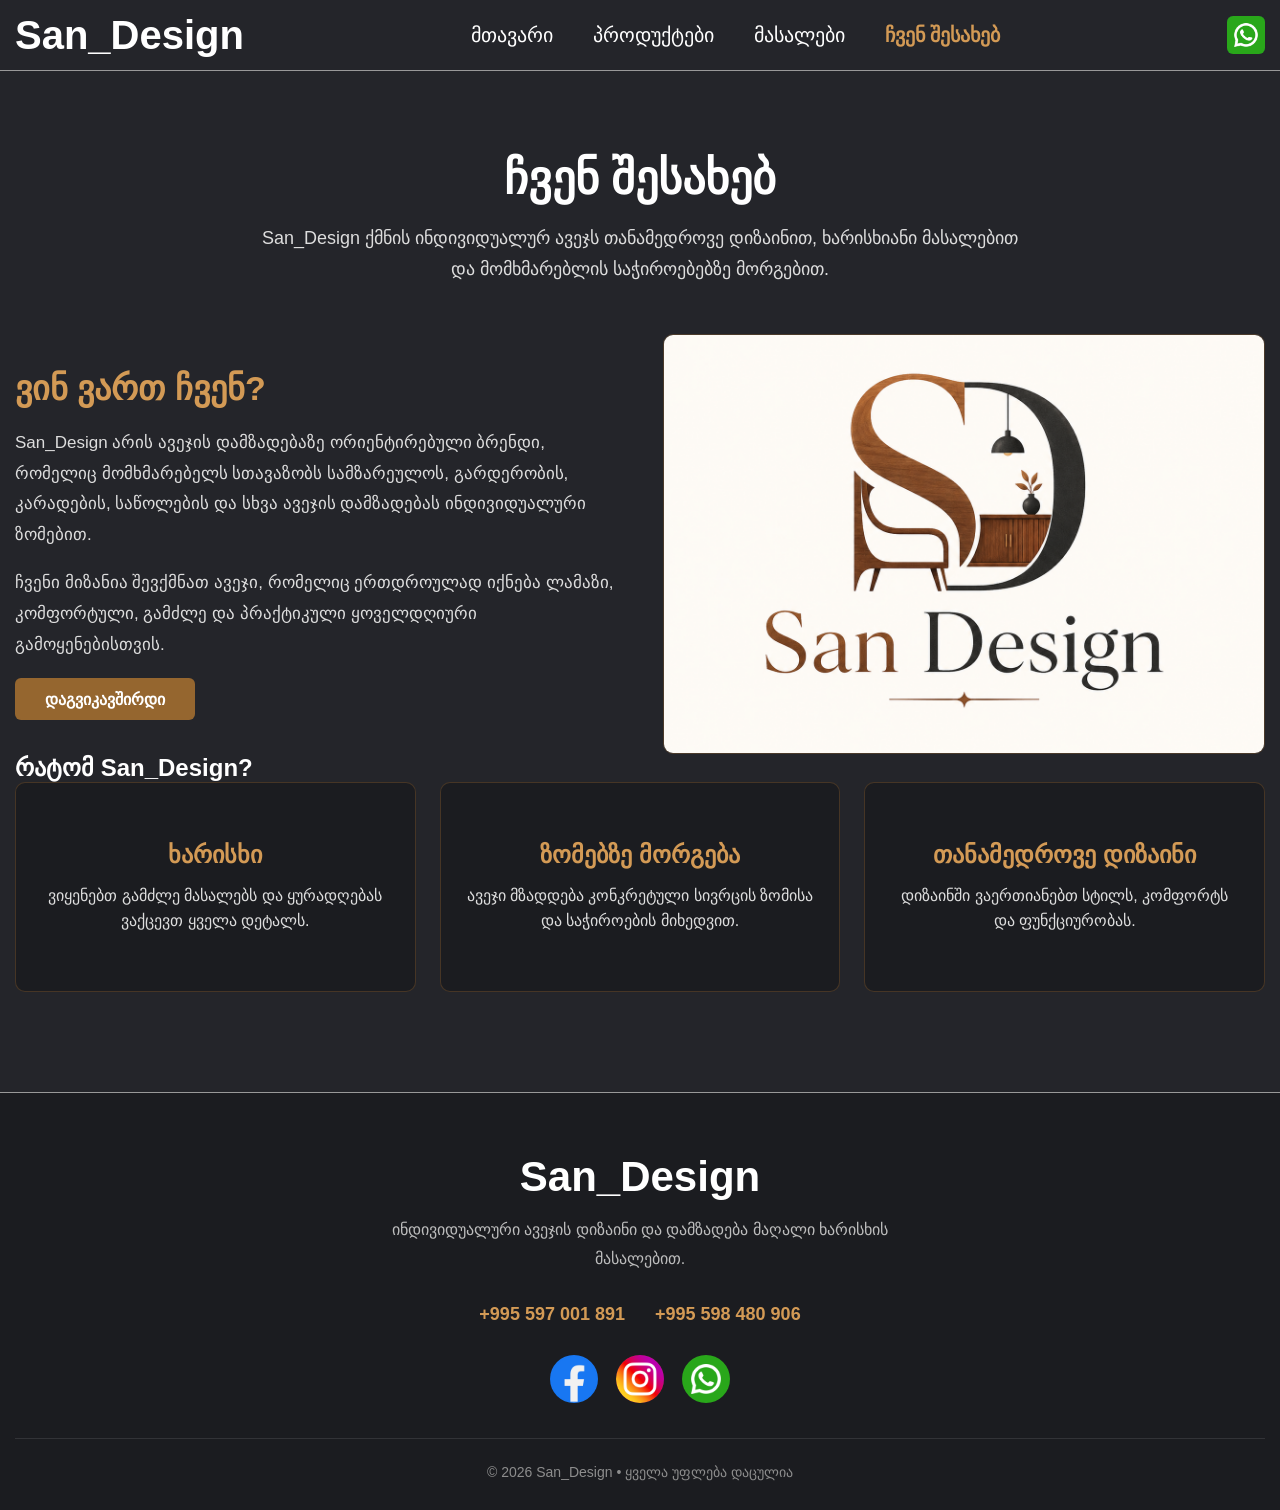
<file: about.html>
<!DOCTYPE html>
<html lang="ka">
<head>
  <meta charset="UTF-8" />
  <meta name="viewport" content="width=device-width, initial-scale=1.0" />
  <title>ჩვენ შესახებ | San_Design</title>
  <link rel="stylesheet" href="about.css" />
  <script src="script.js"></script>
</body>
</head>
<body>

<header class="site-header">
  <div class="container header-inner">
    <a href="index.html" class="logo">San_Design</a>

<nav class="nav" aria-label="Main navigation">
  <a href="./index.html">მთავარი</a>
  <a href="./products.html">პროდუქტები</a>
  <a href="./materials.html">მასალები</a>
  <a href="./about.html" class="active-link">ჩვენ შესახებ</a>
</nav>

    <a href="https://wa.me/995597001891" class="whatsapp" aria-label="WhatsApp"></a>
  </div>
</header>

<main>
  <section class="page-hero">
    <div class="container">
      <h1>ჩვენ შესახებ</h1>
      <p>
        San_Design ქმნის ინდივიდუალურ ავეჯს თანამედროვე დიზაინით,
        ხარისხიანი მასალებით და მომხმარებლის საჭიროებებზე მორგებით.
      </p>
    </div>
  </section>

  <section class="section dark">
    <div class="container about-grid">
      <div class="about-content">
        <h2>ვინ ვართ ჩვენ?</h2>
        <p>
          San_Design არის ავეჯის დამზადებაზე ორიენტირებული ბრენდი,
          რომელიც მომხმარებელს სთავაზობს სამზარეულოს, გარდერობის,
          კარადების, საწოლების და სხვა ავეჯის დამზადებას ინდივიდუალური ზომებით.
        </p>

        <p>
          ჩვენი მიზანია შევქმნათ ავეჯი, რომელიც ერთდროულად იქნება
          ლამაზი, კომფორტული, გამძლე და პრაქტიკული ყოველდღიური გამოყენებისთვის.
        </p>

        <a href="https://wa.me/995597001891" class="about-btn">დაგვიკავშირდი</a>
      </div>

      <div class="about-image">
        <img src="images/logo.png" alt="San Design ავეჯი" />
      </div>
    </div>
  </section>

  <section class="section dark">
    <div class="container">
      <h2 class="section-title">რატომ San_Design?</h2>

      <div class="about-values">
        <article class="value-card">
          <h3>ხარისხი</h3>
          <p>ვიყენებთ გამძლე მასალებს და ყურადღებას ვაქცევთ ყველა დეტალს.</p>
        </article>

        <article class="value-card">
          <h3>ზომებზე მორგება</h3>
          <p>ავეჯი მზადდება კონკრეტული სივრცის ზომისა და საჭიროების მიხედვით.</p>
        </article>

        <article class="value-card">
          <h3>თანამედროვე დიზაინი</h3>
          <p>დიზაინში ვაერთიანებთ სტილს, კომფორტს და ფუნქციურობას.</p>
        </article>
      </div>
    </div>
  </section>
</main>

<footer class="site-footer">

    <div class="container footer-content">

        <h2 class="footer-logo">San_Design</h2>

        <p class="footer-text">
            ინდივიდუალური ავეჯის დიზაინი და დამზადება მაღალი ხარისხის მასალებით.
        </p>

        <div class="footer-phones">
            <a href="tel:+995597001891">+995 597 001 891</a>
            <a href="tel:+995598480906">+995 598 480 906</a>
        </div>

        <div class="socials">
            <a href="https://www.facebook.com/chveniaveji"></a>
            <a href="https://www.instagram.com/san_design_wood/"></a>
            <a href="https://wa.me/995597001891"></a>
        </div>

        <div class="copyright">
            © 2026 San_Design • ყველა უფლება დაცულია
        </div>

    </div>

</footer>

<script src="script.js"></script>
</body>
</html>
</file>
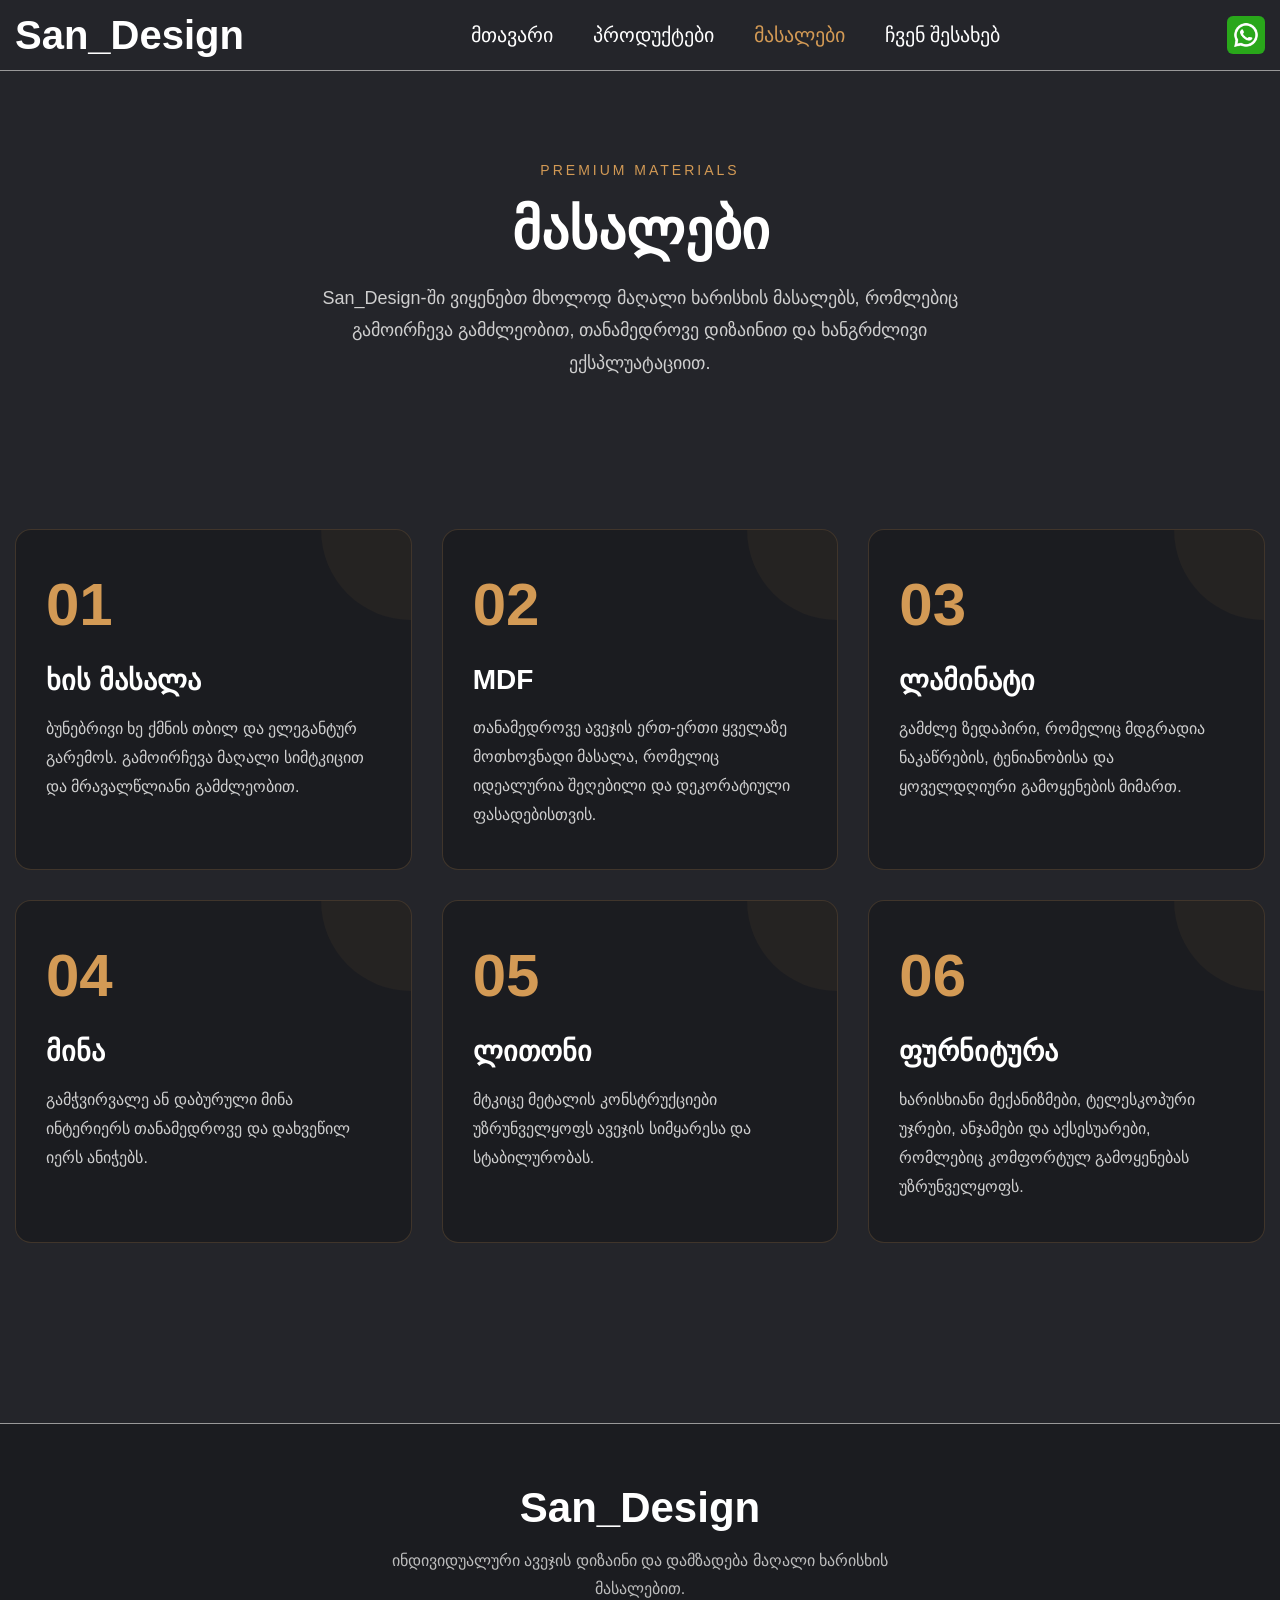
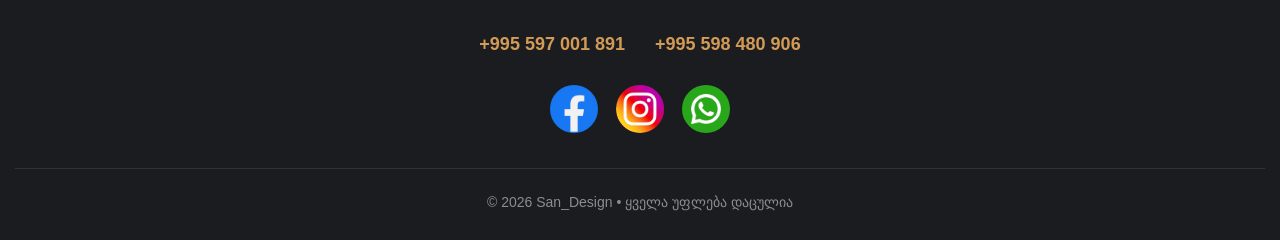
<file: materials.html>
<!DOCTYPE html>
<html lang="ka">
<head>
    <meta charset="UTF-8">
    <meta name="viewport" content="width=device-width, initial-scale=1.0">
    <title>მასალები | San_Design</title>

    <link rel="stylesheet" href="materials.css">
</head>
<body>

<header class="site-header">
    <div class="container header-inner">

        <a href="index.html" class="logo">San_Design</a>

        <nav class="nav">
            <a href="index.html">მთავარი</a>
            <a href="products.html">პროდუქტები</a>
            <a href="materials.html" class="active-link">მასალები</a>
            <a href="about.html">ჩვენ შესახებ</a>
        </nav>

        <a href="https://wa.me/995597001891" class="whatsapp"></a>

    </div>
</header>

<main>

<section class="page-hero">
    <div class="container">

        <span class="hero-subtitle">
            PREMIUM MATERIALS
        </span>

        <h1>მასალები</h1>

        <p>
            San_Design-ში ვიყენებთ მხოლოდ მაღალი ხარისხის
            მასალებს, რომლებიც გამოირჩევა გამძლეობით,
            თანამედროვე დიზაინით და ხანგრძლივი ექსპლუატაციით.
        </p>

    </div>
</section>

<section class="materials-section">

<div class="container">

<div class="materials-grid">

<!-- 01 -->

<div class="material-card">

    <span class="number">01</span>

    <h2>ხის მასალა</h2>

    <p>
        ბუნებრივი ხე ქმნის თბილ და ელეგანტურ გარემოს.
        გამოირჩევა მაღალი სიმტკიცით და მრავალწლიანი
        გამძლეობით.
    </p>

</div>

<!-- 02 -->

<div class="material-card">

    <span class="number">02</span>

    <h2>MDF</h2>

    <p>
        თანამედროვე ავეჯის ერთ-ერთი ყველაზე მოთხოვნადი
        მასალა, რომელიც იდეალურია შეღებილი და დეკორატიული
        ფასადებისთვის.
    </p>

</div>

<!-- 03 -->

<div class="material-card">

    <span class="number">03</span>

    <h2>ლამინატი</h2>

    <p>
        გამძლე ზედაპირი, რომელიც მდგრადია ნაკაწრების,
        ტენიანობისა და ყოველდღიური გამოყენების მიმართ.
    </p>

</div>

<!-- 04 -->

<div class="material-card">

    <span class="number">04</span>

    <h2>მინა</h2>

    <p>
        გამჭვირვალე ან დაბურული მინა ინტერიერს
        თანამედროვე და დახვეწილ იერს ანიჭებს.
    </p>

</div>

<!-- 05 -->

<div class="material-card">

    <span class="number">05</span>

    <h2>ლითონი</h2>

    <p>
        მტკიცე მეტალის კონსტრუქციები უზრუნველყოფს
        ავეჯის სიმყარესა და სტაბილურობას.
    </p>

</div>

<!-- 06 -->

<div class="material-card">

    <span class="number">06</span>

    <h2>ფურნიტურა</h2>

    <p>
        ხარისხიანი მექანიზმები, ტელესკოპური უჯრები,
        ანჯამები და აქსესუარები,
        რომლებიც კომფორტულ გამოყენებას უზრუნველყოფს.
    </p>

</div>

</div>

</div>

</section>


</main>

<footer class="site-footer">

    <div class="container footer-content">

        <h2 class="footer-logo">San_Design</h2>

        <p class="footer-text">
            ინდივიდუალური ავეჯის დიზაინი და დამზადება მაღალი ხარისხის მასალებით.
        </p>

        <div class="footer-phones">
            <a href="tel:+995597001891">+995 597 001 891</a>
            <a href="tel:+995598480906">+995 598 480 906</a>
        </div>

        <div class="socials">
            <a href="https://www.facebook.com/chveniaveji"></a>
            <a href="https://www.instagram.com/san_design_wood/"></a>
            <a href="https://wa.me/995597001891"></a>
        </div>

        <div class="copyright">
            © 2026 San_Design • ყველა უფლება დაცულია
        </div>

    </div>

</footer>

<script src="script.js"></script>

</body>
</html>
</file>
<file: about.css>
* {
  margin: 0;
  padding: 0;
  box-sizing: border-box;
}

body {
  background: #24252a;
  color: #fff;
  font-family: Arial, sans-serif;
}

a {
  text-decoration: none;
  color: inherit;
}

.container {
  width: min(100% - 30px, 1280px);
  margin: 0 auto;
}

/* HEADER */

.site-header {
  border-bottom: 1px solid #999;
  background: #24252a;
}

.header-inner {
  min-height: 70px;
  display: flex;
  align-items: center;
  justify-content: space-between;
}

.logo {
  font-size: 40px;
  font-weight: 800;
}

.nav {
  display: flex;
  gap: 40px;
}

.nav a {
  font-size: 20px;
}

.whatsapp {
  width: 38px;
  height: 38px;
  background: #22c55e url("images/whatsapp.png") center / 100% no-repeat;
  border-radius: 6px;
}

/* ABOUT PAGE */

.about-grid {
  display: grid;
  grid-template-columns: 1fr 1fr;
  align-items: center;
  gap: 45px;
}

.about-content h2 {
  font-size: 34px;
  color: #d39a55;
  margin-bottom: 20px;
}

.about-content p {
  font-size: 17px;
  line-height: 1.8;
  color: #ddd;
  margin-bottom: 18px;
}

.about-btn {
  width: 180px;
  height: 42px;
  background: #95662f;
  border-radius: 6px;
  margin-top: 10px;

  display: flex;
  align-items: center;
  justify-content: center;

  color: #fff;
  font-size: 16px;
  font-weight: 700;
  transition: 0.5s;
}

.about-btn:hover {
  background: #3f2607;
}

.about-image {
  height: 420px;
  border-radius: 10px;
  overflow: hidden;
  border: 1px solid rgba(149, 102, 47, 0.35);
}

.about-image img {
  width: 100%;
  height: 100%;
  object-fit: cover;
}

.about-values {
  display: grid;
  grid-template-columns: repeat(3, 1fr);
  gap: 24px;
}

.about-logo-box {
  height: 420px;
  border-radius: 10px;
  overflow: hidden;
  border: 1px solid rgba(149, 102, 47, 0.35);
  background: #f5efe6;

  display: flex;
  align-items: center;
  justify-content: center;
  padding: 28px;
}

.about-logo-box img {
  width: 100%;
  height: 100%;
  object-fit: contain;
  display: block;
}

.value-card {
  min-height: 210px;
  padding: 30px 24px;
  background: #1b1c20;
  border: 1px solid rgba(149, 102, 47, 0.35);
  border-radius: 10px;
  text-align: center;
  display: flex;
  flex-direction: column;
  justify-content: center;
  gap: 14px;

  transition: 0.5s;
}

.value-card:hover {
  transform: translateY(-6px);
  border-color: #95662f;
  background: #202126;
}

.value-card h3 {
  font-size: 24px;
  color: #d39a55;
}

.value-card p {
  font-size: 16px;
  line-height: 1.6;
  color: #ddd;
}

/* INNER PAGES */

.page-hero {
  padding: 80px 0 50px;
  background: #24252a;
  text-align: center;
}

.page-hero h1 {
  font-size: 46px;
  margin-bottom: 18px;
  color: #fff;
}

.page-hero p {
  max-width: 760px;
  margin: 0 auto;
  font-size: 18px;
  line-height: 1.7;
  color: #ddd;
}

@media (max-width: 768px) {
  .logo {
    font-size: 28px;
  }

  .nav {
    display: none;
  }

  .hero {
    padding: 30px 0;
  }

  .hero-grid {
    grid-template-columns: 1fr;
  }

  .hero-image {
    height: 280px;
  }

  .three {
    grid-template-columns: 1fr;
  }

  .features {
    grid-template-columns: 1fr;
    gap: 20px;
  }

  .feature {
    min-height: 100px;
    border: 1px solid rgba(255, 255, 255, 0.95);
  }

  .feature:last-child {
    border-right: 1px solid rgba(255, 255, 255, 0.95);
  }

  .service-card {
    min-height: 150px;
  }

  .advantage-card {
    min-height: 160px;
  }

  .advantage-card:hover {
    transform: none;
  }

  .recommendations {
    grid-template-columns: 1fr;
  }

  .recommend-card {
    min-height: 190px;
  }

  .recommend-card:hover {
    transform: none;
  }

  .review-form {
    max-width: 100%;
    padding: 24px 18px;
  }

  .review-form button {
    width: 100%;
  }

  .contact-form {
    width: 100%;
  }

  .footer-inner {
    grid-template-columns: 1fr;
    gap: 20px;
    text-align: center;
  }

  .socials {
    justify-content: center;
  }

  




@media (max-width: 768px) {

  .about-grid {
    grid-template-columns: 1fr;
    gap: 28px;
  }

  .about-content h2 {
    font-size: 28px;
    text-align: center;
  }

  .about-content p {
    text-align: center;
  }

  .about-btn {
    margin: 10px auto 0;
  }

  .about-image {
    height: 280px;
  }

  .about-values {
    grid-template-columns: 1fr;
  }

    .value-card:hover {
    transform: none;
  }

}
}
.nav a.active-link {
  color: #d39a55;
  font-weight: 700;
}


















.site-footer{
    margin-top:100px;
    padding:60px 0 30px;
    background:#1b1c20;
    border-top:1px #999 solid;
}

.footer-content{
    display:flex;
    flex-direction:column;
    align-items:center;
    text-align:center;
}

.footer-logo{
    font-size:42px;
    margin-bottom:15px;
}

.footer-text{
    max-width:550px;
    color:#bdbdbd;
    line-height:1.8;
    margin-bottom:30px;
}

.footer-phones{
    display:flex;
    gap:30px;
    margin-bottom:30px;
    flex-wrap:wrap;
    justify-content:center;
}

.footer-phones a{
    color:#d39a55;
    font-size:18px;
    font-weight:bold;
    transition:.3s;
}

.footer-phones a:hover{
    color:white;
}

.socials{
    display:flex;
    gap:18px;
    margin-bottom:35px;
}

.socials a{
    width:48px;
    height:48px;
    border-radius:50%;
    transition:.3s;
}

.socials a:hover{
    transform:translateY(-5px);
}

.socials a:nth-child(1){
    background:#1877f2 url(images/facebook.png) center/100% no-repeat;
}

.socials a:nth-child(2){
    background:#e1306c url(images/instagram.png) center/100% no-repeat;
}

.socials a:nth-child(3){
    background:#22c55e url(images/whatsapp.png) center/100% no-repeat;
}

.copyright{
    width:100%;
    border-top:1px solid rgba(255,255,255,.1);
    padding-top:25px;
    color:#8d8d8d;
    font-size:14px;
}

@media(max-width:768px){

.site-footer{
    padding:45px 0 25px;
}

.footer-logo{
    font-size:30px;
}

.footer-text{
    font-size:15px;
    padding:0 15px;
}

.footer-phones{
    flex-direction:column;
    gap:15px;
}

.footer-phones a{
    font-size:17px;
}

.socials a{
    width:42px;
    height:42px;
}

.copyright{
    font-size:13px;
}

}
</file>
<file: materials.css>
* {
  margin: 0;
  padding: 0;
  box-sizing: border-box;
}

body {
  background: #24252a;
  color: #fff;
  font-family: Arial, sans-serif;
}

a {
  text-decoration: none;
  color: inherit;
}

.container {
  width: min(100% - 30px, 1280px);
  margin: 0 auto;
}

/* HEADER */

.site-header {
  border-bottom: 1px solid #999;
  background: #24252a;
}

.header-inner {
  min-height: 70px;
  display: flex;
  align-items: center;
  justify-content: space-between;
}

.logo {
  font-size: 40px;
  font-weight: 800;
}

.nav {
  display: flex;
  gap: 40px;
}

.nav a {
  font-size: 20px;
}

.whatsapp {
  width: 38px;
  height: 38px;
  background: #22c55e url("images/whatsapp.png") center / 100% no-repeat;
  border-radius: 6px;
}

/* ---------------- HERO ---------------- */

.page-hero{
    padding:90px 0 70px;
    text-align:center;
}

.hero-subtitle{
    display:inline-block;
    color:#d39a55;
    letter-spacing:3px;
    margin-bottom:20px;
    font-size:14px;
}

.page-hero h1{
    font-size:55px;
    margin-bottom:20px;
}

.page-hero p{
    max-width:700px;
    margin:auto;
    color:#cfcfcf;
    line-height:1.8;
    font-size:18px;
}

/* ---------------- MATERIALS ---------------- */

.materials-section{
    padding:80px 0;
}

.materials-grid{
    display:grid;
    grid-template-columns:repeat(3,1fr);
    gap:30px;
}

.material-card{
    background:#1b1c20;
    padding:40px 30px;
    border-radius:16px;
    border:1px solid rgba(211,154,85,.2);
    transition:.4s;
    position:relative;
    overflow:hidden;
}

.material-card::before{
    content:"";
    position:absolute;
    width:180px;
    height:180px;
    background:#d39a55;
    opacity:.05;
    border-radius:50%;
    top:-90px;
    right:-90px;
}

.material-card:hover{
    transform:translateY(-10px);
    border-color:#d39a55;
}

.number{
    display:block;
    font-size:60px;
    color:#d39a55;
    font-weight:900;
    margin-bottom:25px;
}

.material-card h2{
    margin-bottom:18px;
    font-size:28px;
}

.material-card p{
    color:#cfcfcf;
    line-height:1.8;
}




/* ---------------- RESPONSIVE ---------------- */

@media(max-width:768px){

.materials-grid{
grid-template-columns:repeat(2,1fr);
}

.quality-grid{
grid-template-columns:1fr;
}

}

@media(max-width:768px){

.logo{
font-size:28px;
}

.nav{
display:none;
}

.page-hero{
padding:60px 0 40px;
}

.page-hero h1{
font-size:38px;
}

.page-hero p{
font-size:16px;
}

.materials-grid{
grid-template-columns:1fr;
}

.material-card{
padding:30px;
}

.number{
font-size:46px;
}

.footer-inner{
grid-template-columns:1fr;
gap:25px;
text-align:center;
}

.socials{
justify-content:center;
}

}



.site-footer{
    margin-top:100px;
    padding:60px 0 30px;
    background:#1b1c20;
    border-top:1px #999 solid;
}

.footer-content{
    display:flex;
    flex-direction:column;
    align-items:center;
    text-align:center;
}

.footer-logo{
    font-size:42px;
    margin-bottom:15px;
}

.footer-text{
    max-width:550px;
    color:#bdbdbd;
    line-height:1.8;
    margin-bottom:30px;
}

.footer-phones{
    display:flex;
    gap:30px;
    margin-bottom:30px;
    flex-wrap:wrap;
    justify-content:center;
}

.footer-phones a{
    color:#d39a55;
    font-size:18px;
    font-weight:bold;
    transition:.3s;
}

.footer-phones a:hover{
    color:white;
}

.socials{
    display:flex;
    gap:18px;
    margin-bottom:35px;
}

.socials a{
    width:48px;
    height:48px;
    border-radius:50%;
    transition:.3s;
}

.socials a:hover{
    transform:translateY(-5px);
}

.socials a:nth-child(1){
    background:#1877f2 url(images/facebook.png) center/100% no-repeat;
}

.socials a:nth-child(2){
    background:#e1306c url(images/instagram.png) center/100% no-repeat;
}

.socials a:nth-child(3){
    background:#22c55e url(images/whatsapp.png) center/100% no-repeat;
}

.copyright{
    width:100%;
    border-top:1px solid rgba(255,255,255,.1);
    padding-top:25px;
    color:#8d8d8d;
    font-size:14px;
}

@media(max-width:768px){

.site-footer{
    padding:45px 0 25px;
}

.footer-logo{
    font-size:30px;
}

.footer-text{
    font-size:15px;
    padding:0 15px;
}

.footer-phones{
    flex-direction:column;
    gap:15px;
}

.footer-phones a{
    font-size:17px;
}

.socials a{
    width:42px;
    height:42px;
}

.copyright{
    font-size:13px;
}

}


/* ACTIVE NAV LINK */

.active-link {
  color: #d39a55;
}
</file>
